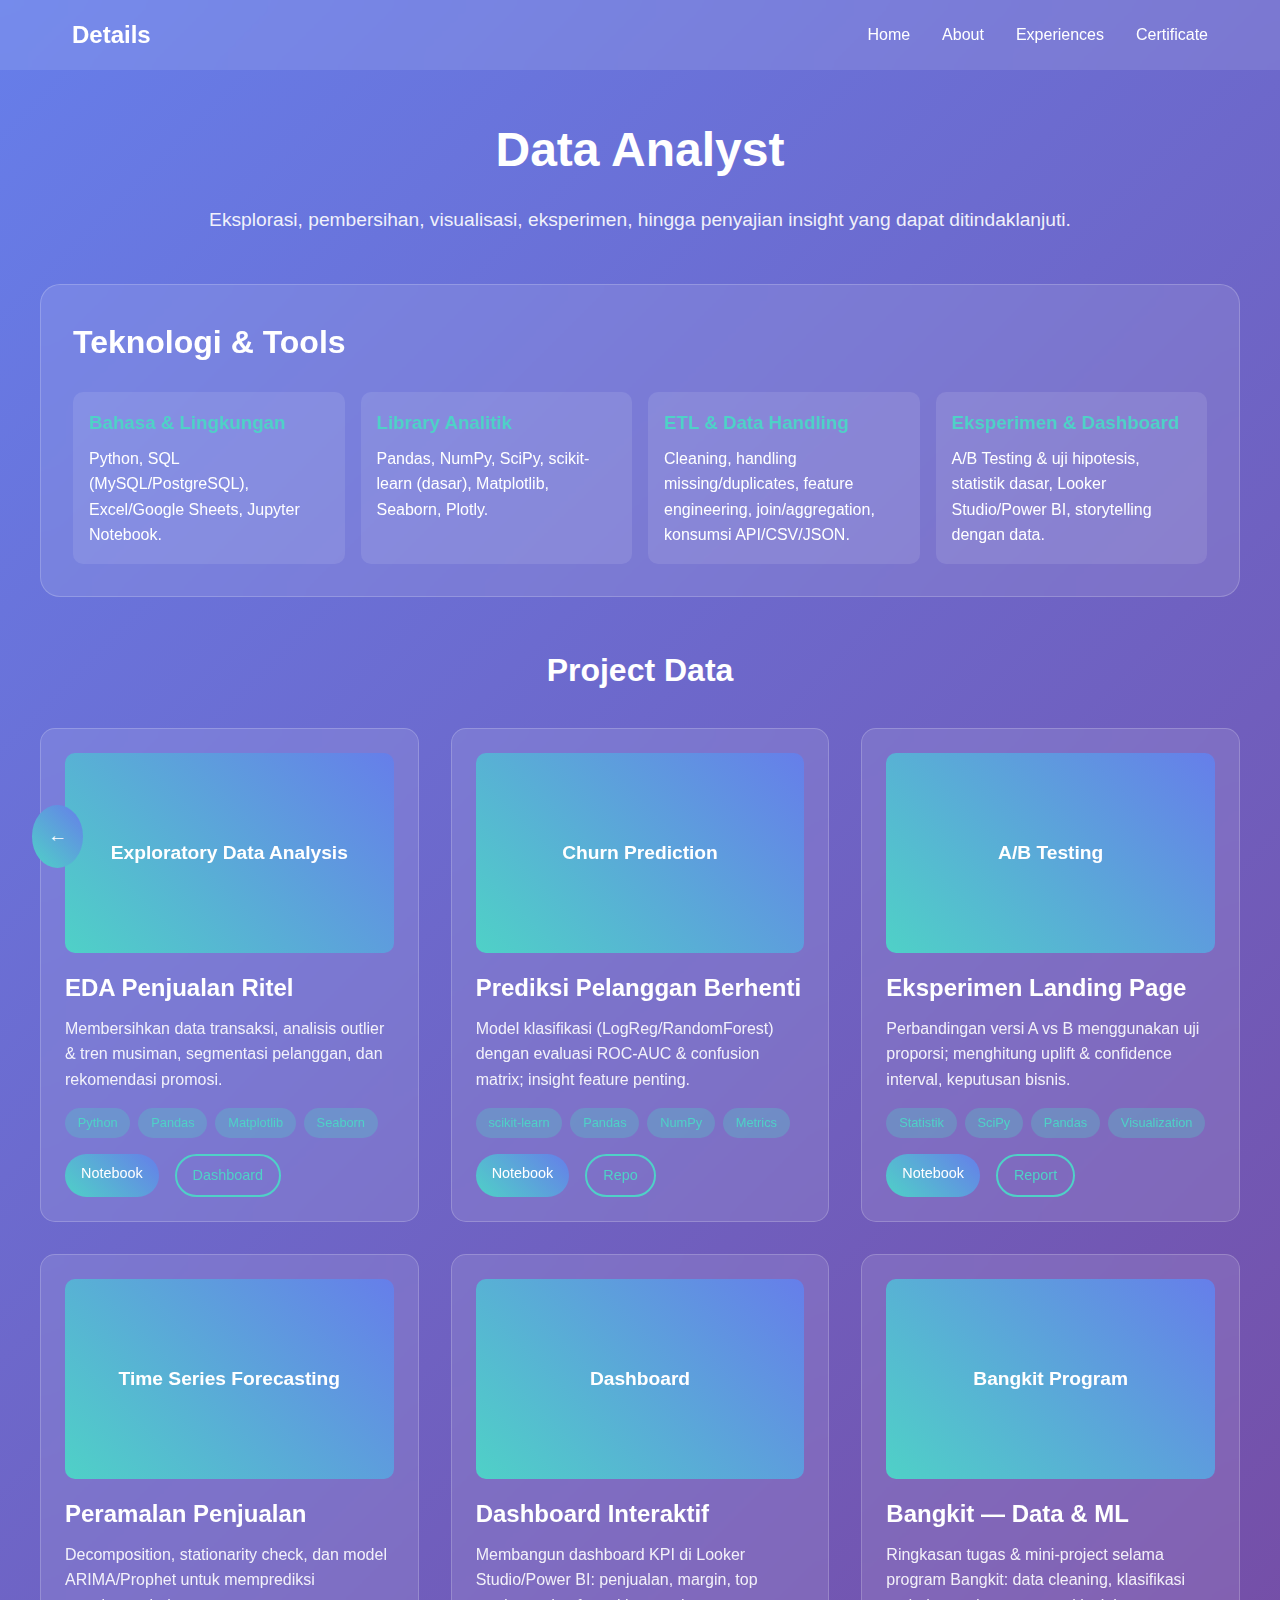
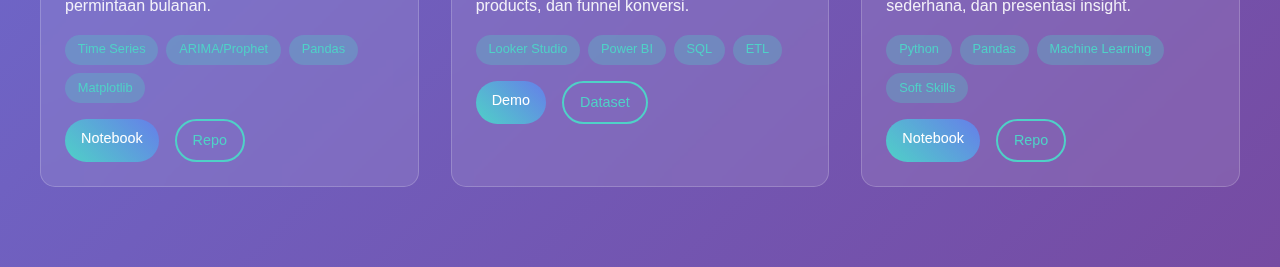
<file: detailsdata.html>
<!DOCTYPE html>
<html lang="id">
<head>
  <meta charset="UTF-8" />
  <meta name="viewport" content="width=device-width, initial-scale=1.0"/>
  <link rel="stylesheet" href="styledata.css">
  <title>Data Analyst - Portfolio</title>
</head>
<body>
  <nav class="navbar">
    <div class="nav-container">
      <div class="logo">Details</div>
      <ul class="nav-links">
        <li><a href="index.html">Home</a></li>
        <li><a href="index.html#about">About</a></li>
        <li><a href="index.html#services">Experiences</a></li>
        <li><a href="index.html#testimonial">Certificate</a></li>
      </ul>
    </div>
  </nav>

  <main class="main-content">
    <div class="container">
      <div class="detail-header">
        <h1>Data Analyst</h1>
        <p class="subtitle">Eksplorasi, pembersihan, visualisasi, eksperimen, hingga penyajian insight yang dapat ditindaklanjuti.</p>
      </div>

      <section class="skills-section">
        <h2>Teknologi & Tools</h2>
        <div class="skills-grid">
          <div class="skill-item">
            <h3>Bahasa & Lingkungan</h3>
            <p>Python, SQL (MySQL/PostgreSQL), Excel/Google Sheets, Jupyter Notebook.</p>
          </div>
          <div class="skill-item">
            <h3>Library Analitik</h3>
            <p>Pandas, NumPy, SciPy, scikit-learn (dasar), Matplotlib, Seaborn, Plotly.</p>
          </div>
          <div class="skill-item">
            <h3>ETL & Data Handling</h3>
            <p>Cleaning, handling missing/duplicates, feature engineering, join/aggregation, konsumsi API/CSV/JSON.</p>
          </div>
          <div class="skill-item">
            <h3>Eksperimen & Dashboard</h3>
            <p>A/B Testing & uji hipotesis, statistik dasar, Looker Studio/Power BI, storytelling dengan data.</p>
          </div>
        </div>
      </section>

      <section class="projects-section">
        <h2>Project Data</h2>
        <div class="projects-grid">
          <!-- 1 -->
          <div class="project-card">
            <div class="project-image">Exploratory Data Analysis</div>
            <h3>EDA Penjualan Ritel</h3>
            <p>Membersihkan data transaksi, analisis outlier & tren musiman, segmentasi pelanggan, dan rekomendasi promosi.</p>
            <div class="tech-stack">
              <span class="tech-tag">Python</span>
              <span class="tech-tag">Pandas</span>
              <span class="tech-tag">Matplotlib</span>
              <span class="tech-tag">Seaborn</span>
            </div>
            <div class="project-links">
              <a href="#" class="btn">Notebook</a>
              <a href="#" class="btn btn-secondary">Dashboard</a>
            </div>
          </div>
          <!-- 2 -->
          <div class="project-card">
            <div class="project-image">Churn Prediction</div>
            <h3>Prediksi Pelanggan Berhenti</h3>
            <p>Model klasifikasi (LogReg/RandomForest) dengan evaluasi ROC-AUC & confusion matrix; insight feature penting.</p>
            <div class="tech-stack">
              <span class="tech-tag">scikit-learn</span>
              <span class="tech-tag">Pandas</span>
              <span class="tech-tag">NumPy</span>
              <span class="tech-tag">Metrics</span>
            </div>
            <div class="project-links">
              <a href="#" class="btn">Notebook</a>
              <a href="#" class="btn btn-secondary">Repo</a>
            </div>
          </div>
          <!-- 3 -->
          <div class="project-card">
            <div class="project-image">A/B Testing</div>
            <h3>Eksperimen Landing Page</h3>
            <p>Perbandingan versi A vs B menggunakan uji proporsi; menghitung uplift & confidence interval, keputusan bisnis.</p>
            <div class="tech-stack">
              <span class="tech-tag">Statistik</span>
              <span class="tech-tag">SciPy</span>
              <span class="tech-tag">Pandas</span>
              <span class="tech-tag">Visualization</span>
            </div>
            <div class="project-links">
              <a href="#" class="btn">Notebook</a>
              <a href="#" class="btn btn-secondary">Report</a>
            </div>
          </div>
          <!-- 4 -->
          <div class="project-card">
            <div class="project-image">Time Series Forecasting</div>
            <h3>Peramalan Penjualan</h3>
            <p>Decomposition, stationarity check, dan model ARIMA/Prophet untuk memprediksi permintaan bulanan.</p>
            <div class="tech-stack">
              <span class="tech-tag">Time Series</span>
              <span class="tech-tag">ARIMA/Prophet</span>
              <span class="tech-tag">Pandas</span>
              <span class="tech-tag">Matplotlib</span>
            </div>
            <div class="project-links">
              <a href="#" class="btn">Notebook</a>
              <a href="#" class="btn btn-secondary">Repo</a>
            </div>
          </div>
          <!-- 5 -->
          <div class="project-card">
            <div class="project-image">Dashboard</div>
            <h3>Dashboard Interaktif</h3>
            <p>Membangun dashboard KPI di Looker Studio/Power BI: penjualan, margin, top products, dan funnel konversi.</p>
            <div class="tech-stack">
              <span class="tech-tag">Looker Studio</span>
              <span class="tech-tag">Power BI</span>
              <span class="tech-tag">SQL</span>
              <span class="tech-tag">ETL</span>
            </div>
            <div class="project-links">
              <a href="#" class="btn">Demo</a>
              <a href="#" class="btn btn-secondary">Dataset</a>
            </div>
          </div>
          <!-- 6 -->
          <div class="project-card">
            <div class="project-image">Bangkit Program</div>
            <h3>Bangkit — Data & ML</h3>
            <p>Ringkasan tugas & mini-project selama program Bangkit: data cleaning, klasifikasi sederhana, dan presentasi insight.</p>
            <div class="tech-stack">
              <span class="tech-tag">Python</span>
              <span class="tech-tag">Pandas</span>
              <span class="tech-tag">Machine Learning</span>
              <span class="tech-tag">Soft Skills</span>
            </div>
            <div class="project-links">
              <a href="#" class="btn">Notebook</a>
              <a href="#" class="btn btn-secondary">Repo</a>
            </div>
          </div>
        </div>
      </section>
    </div>
  </main>

  <a href="index.html#services" class="back-btn" aria-label="Kembali">←</a>
</body>
</html>
</file>
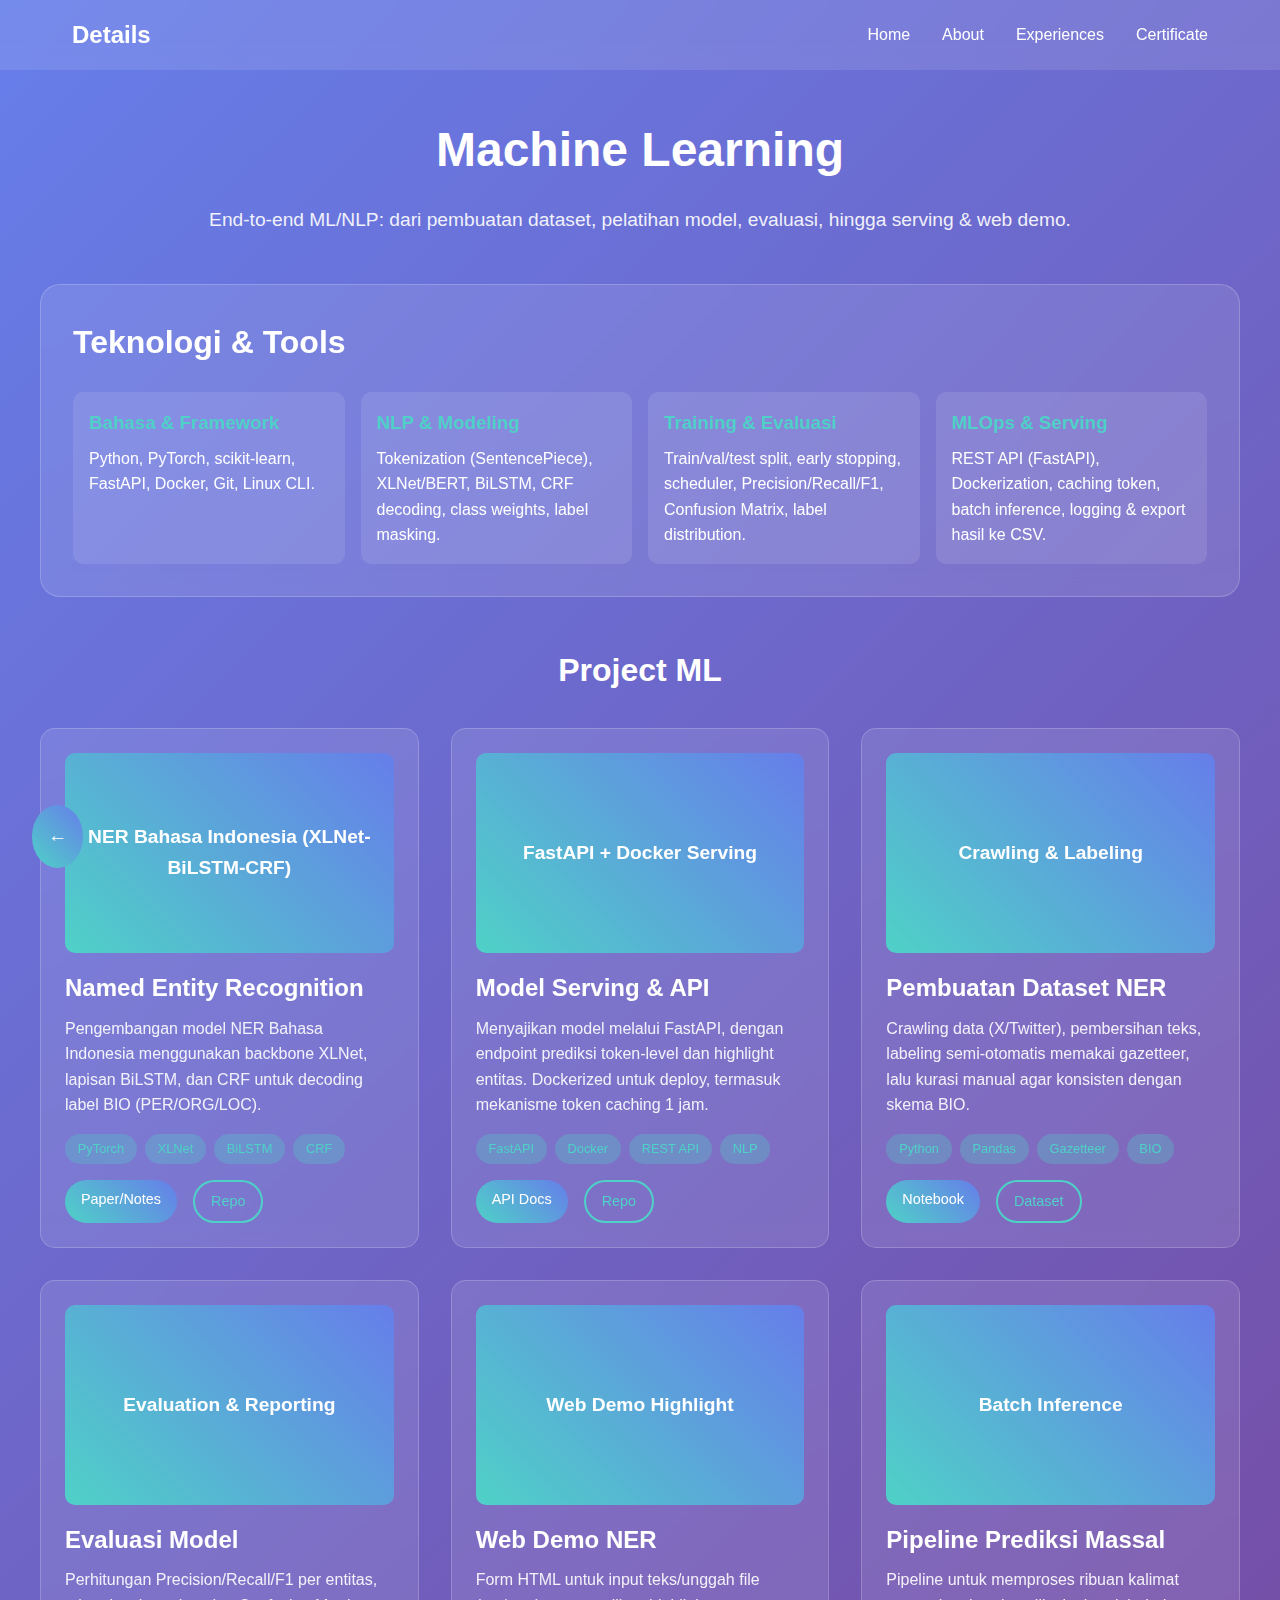
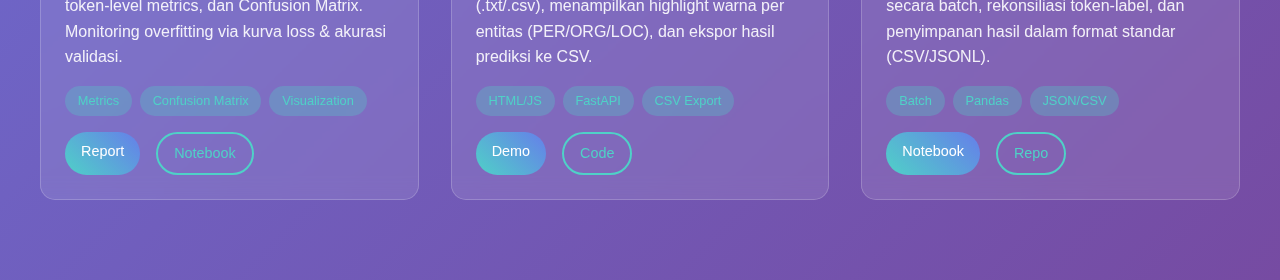
<file: detailsML.html>
<!DOCTYPE html>
<html lang="id">
<head>
  <meta charset="UTF-8" />
  <meta name="viewport" content="width=device-width, initial-scale=1.0"/>
  <link rel="stylesheet" href="styleML.css">
  <title>Machine Learning - Portfolio</title>
</head>
<body>
  <nav class="navbar">
    <div class="nav-container">
      <div class="logo">Details</div>
      <ul class="nav-links">
        <li><a href="index.html">Home</a></li>
        <li><a href="index.html#about">About</a></li>
        <li><a href="index.html#services">Experiences</a></li>
        <li><a href="index.html#testimonial">Certificate</a></li>
      </ul>
    </div>
  </nav>

  <main class="main-content">
    <div class="container">
      <div class="detail-header">
        <h1>Machine Learning</h1>
        <p class="subtitle">End-to-end ML/NLP: dari pembuatan dataset, pelatihan model, evaluasi, hingga serving & web demo.</p>
      </div>

      <section class="skills-section">
        <h2>Teknologi & Tools</h2>
        <div class="skills-grid">
          <div class="skill-item">
            <h3>Bahasa & Framework</h3>
            <p>Python, PyTorch, scikit-learn, FastAPI, Docker, Git, Linux CLI.</p>
          </div>
          <div class="skill-item">
            <h3>NLP & Modeling</h3>
            <p>Tokenization (SentencePiece), XLNet/BERT, BiLSTM, CRF decoding, class weights, label masking.</p>
          </div>
          <div class="skill-item">
            <h3>Training & Evaluasi</h3>
            <p>Train/val/test split, early stopping, scheduler, Precision/Recall/F1, Confusion Matrix, label distribution.</p>
          </div>
          <div class="skill-item">
            <h3>MLOps & Serving</h3>
            <p>REST API (FastAPI), Dockerization, caching token, batch inference, logging & export hasil ke CSV.</p>
          </div>
        </div>
      </section>

      <section class="projects-section">
        <h2>Project ML</h2>
        <div class="projects-grid">
          <!-- 1 NER -->
          <div class="project-card">
            <div class="project-image">NER Bahasa Indonesia (XLNet-BiLSTM-CRF)</div>
            <h3>Named Entity Recognition</h3>
            <p>Pengembangan model NER Bahasa Indonesia menggunakan backbone XLNet, lapisan BiLSTM, dan CRF untuk decoding label BIO (PER/ORG/LOC).</p>
            <div class="tech-stack">
              <span class="tech-tag">PyTorch</span>
              <span class="tech-tag">XLNet</span>
              <span class="tech-tag">BiLSTM</span>
              <span class="tech-tag">CRF</span>
            </div>
            <div class="project-links">
              <a href="#" class="btn">Paper/Notes</a>
              <a href="#" class="btn btn-secondary">Repo</a>
            </div>
          </div>

          <!-- 2 Serving -->
          <div class="project-card">
            <div class="project-image">FastAPI + Docker Serving</div>
            <h3>Model Serving & API</h3>
            <p>Menyajikan model melalui FastAPI, dengan endpoint prediksi token-level dan highlight entitas. Dockerized untuk deploy, termasuk mekanisme token caching 1 jam.</p>
            <div class="tech-stack">
              <span class="tech-tag">FastAPI</span>
              <span class="tech-tag">Docker</span>
              <span class="tech-tag">REST API</span>
              <span class="tech-tag">NLP</span>
            </div>
            <div class="project-links">
              <a href="#" class="btn">API Docs</a>
              <a href="#" class="btn btn-secondary">Repo</a>
            </div>
          </div>

          <!-- 3 Dataset -->
          <div class="project-card">
            <div class="project-image">Crawling & Labeling</div>
            <h3>Pembuatan Dataset NER</h3>
            <p>Crawling data (X/Twitter), pembersihan teks, labeling semi-otomatis memakai gazetteer, lalu kurasi manual agar konsisten dengan skema BIO.</p>
            <div class="tech-stack">
              <span class="tech-tag">Python</span>
              <span class="tech-tag">Pandas</span>
              <span class="tech-tag">Gazetteer</span>
              <span class="tech-tag">BIO</span>
            </div>
            <div class="project-links">
              <a href="#" class="btn">Notebook</a>
              <a href="#" class="btn btn-secondary">Dataset</a>
            </div>
          </div>

          <!-- 4 Evaluation -->
          <div class="project-card">
            <div class="project-image">Evaluation & Reporting</div>
            <h3>Evaluasi Model</h3>
            <p>Perhitungan Precision/Recall/F1 per entitas, token-level metrics, dan Confusion Matrix. Monitoring overfitting via kurva loss & akurasi validasi.</p>
            <div class="tech-stack">
              <span class="tech-tag">Metrics</span>
              <span class="tech-tag">Confusion Matrix</span>
              <span class="tech-tag">Visualization</span>
            </div>
            <div class="project-links">
              <a href="#" class="btn">Report</a>
              <a href="#" class="btn btn-secondary">Notebook</a>
            </div>
          </div>

          <!-- 5 Web Demo -->
          <div class="project-card">
            <div class="project-image">Web Demo Highlight</div>
            <h3>Web Demo NER</h3>
            <p>Form HTML untuk input teks/unggah file (.txt/.csv), menampilkan highlight warna per entitas (PER/ORG/LOC), dan ekspor hasil prediksi ke CSV.</p>
            <div class="tech-stack">
              <span class="tech-tag">HTML/JS</span>
              <span class="tech-tag">FastAPI</span>
              <span class="tech-tag">CSV Export</span>
            </div>
            <div class="project-links">
              <a href="#" class="btn">Demo</a>
              <a href="#" class="btn btn-secondary">Code</a>
            </div>
          </div>

          <!-- 6 Batch Inference -->
          <div class="project-card">
            <div class="project-image">Batch Inference</div>
            <h3>Pipeline Prediksi Massal</h3>
            <p>Pipeline untuk memproses ribuan kalimat secara batch, rekonsiliasi token-label, dan penyimpanan hasil dalam format standar (CSV/JSONL).</p>
            <div class="tech-stack">
              <span class="tech-tag">Batch</span>
              <span class="tech-tag">Pandas</span>
              <span class="tech-tag">JSON/CSV</span>
            </div>
            <div class="project-links">
              <a href="#" class="btn">Notebook</a>
              <a href="#" class="btn btn-secondary">Repo</a>
            </div>
          </div>
        </div>
      </section>
    </div>
  </main>
  <a href="index.html#MLservices" class="back-btn" aria-label="Kembali">←</a>
</body>
</html>
</file>
<file: styledata.css>
* {
    margin: 0;
    padding: 0;
    box-sizing: border-box
}

body {
    font-family: 'Arial', sans-serif;
    line-height: 1.6;
    color: #333;
    background: linear-gradient(135deg, #667eea 0%, #764ba2 100%);
    min-height: 100vh;
}

.navbar {
    background: rgba(255, 255, 255, 0.1);
    backdrop-filter: blur(10px);
    padding: 1rem 0;
    position: fixed;
    width: 100%;
    top: 0;
    z-index: 1000;
}

.nav-container {
    max-width: 1200px;
    margin: 0 auto;
    padding: 0 2rem;
    display: flex;
    justify-content: space-between;
    align-items: center
}

.logo {
    font-size: 1.5rem;
    font-weight: bold;
    color: #fff
}

.nav-links {
    display: flex;
    list-style: none;
    gap: 2rem
}

.nav-links a {
    color: #fff;
    text-decoration: none;
    transition: color .3s
}

.nav-links a:hover {
    color: #4fd1c7
}

.main-content {
    margin-top: 80px;
    padding: 2rem
}

.container {
    max-width: 1200px;
    margin: 0 auto
}

.detail-header {
    text-align: center;
    margin-bottom: 3rem;
    color: #fff
}

.detail-header h1 {
    font-size: 3rem;
    margin-bottom: 1rem
}

.detail-header .subtitle {
    font-size: 1.2rem;
    opacity: .9
}

.skills-section {
    background: rgba(255, 255, 255, 0.1);
    backdrop-filter: blur(10px);
    border-radius: 20px;
    padding: 2rem;
    margin-bottom: 3rem;
    border: 1px solid rgba(255, 255, 255, 0.2);
    color: #fff;
}

.skills-section h2 {
    margin-bottom: 1.5rem;
    font-size: 2rem
}

.skills-grid {
    display: grid;
    grid-template-columns: repeat(auto-fit, minmax(250px, 1fr));
    gap: 1rem
}

.skill-item {
    background: rgba(255, 255, 255, 0.1);
    padding: 1rem;
    border-radius: 10px
}

.skill-item h3 {
    color: #4fd1c7;
    margin-bottom: .5rem
}

.projects-section {
    margin-bottom: 3rem
}

.projects-section h2 {
    color: #fff;
    text-align: center;
    margin-bottom: 2rem;
    font-size: 2rem
}

.projects-grid {
    display: grid;
    grid-template-columns: repeat(auto-fit, minmax(350px, 1fr));
    gap: 2rem
}

.project-card {
    background: rgba(255, 255, 255, 0.1);
    backdrop-filter: blur(10px);
    border-radius: 15px;
    padding: 1.5rem;
    border: 1px solid rgba(255, 255, 255, 0.2);
    transition: transform .3s, box-shadow .3s;
    color: #fff;
}

.project-card:hover {
    transform: translateY(-5px);
    box-shadow: 0 10px 30px rgba(0, 0, 0, .3)
}

.project-image {
    width: 100%;
    height: 200px;
    background: linear-gradient(45deg, #4fd1c7, #667eea);
    border-radius: 10px;
    margin-bottom: 1rem;
    display: flex;
    align-items: center;
    justify-content: center;
    color: #fff;
    font-size: 1.2rem;
    font-weight: bold;
    text-align: center;
    padding: 0 8px;
}

.project-card h3 {
    color: #fff;
    margin-bottom: .5rem;
    font-size: 1.5rem
}

.project-card p {
    color: rgba(255, 255, 255, .9);
    margin-bottom: 1rem
}

.tech-stack {
    display: flex;
    flex-wrap: wrap;
    gap: .5rem;
    margin-bottom: 1rem
}

.tech-tag {
    background: rgba(79, 209, 199, .3);
    color: #4fd1c7;
    padding: .3rem .8rem;
    border-radius: 20px;
    font-size: .8rem
}

.project-links {
    display: flex;
    gap: 1rem
}

.btn {
    background: linear-gradient(45deg, #4fd1c7, #667eea);
    color: #fff;
    padding: .5rem 1rem;
    text-decoration: none;
    border-radius: 25px;
    transition: transform .3s;
    font-size: .9rem;
}

.btn:hover {
    transform: translateY(-2px)
}

.btn-secondary {
    background: transparent;
    border: 2px solid #4fd1c7;
    color: #4fd1c7
}

.back-btn {
    position: fixed;
    bottom: 2rem;
    left: 2rem;
    background: linear-gradient(45deg, #4fd1c7, #667eea);
    color: #fff;
    padding: 1rem;
    border-radius: 50%;
    text-decoration: none;
    transition: transform .3s;
    z-index: 1000;
    font-size: 1.2rem;
}

.back-btn:hover {
    transform: scale(1.1)
}

@media (max-width:768px) {
    .nav-links {
        display: none
    }

    .detail-header h1 {
        font-size: 2rem
    }

    .projects-grid {
        grid-template-columns: 1fr
    }
}
</file>
<file: styleML.css>
* {
  margin: 0;
  padding: 0;
  box-sizing: border-box;
}

body {
  font-family: 'Arial', sans-serif;
  line-height: 1.6;
  color: #333;
  background: linear-gradient(135deg, #667eea 0%, #764ba2 100%);
  min-height: 100vh;
}

.navbar {
  background: rgba(255, 255, 255, 0.1);
  backdrop-filter: blur(10px);
  padding: 1rem 0;
  position: fixed;
  width: 100%;
  top: 0;
  z-index: 1000;
}

.nav-container {
  max-width: 1200px;
  margin: 0 auto;
  padding: 0 2rem;
  display: flex;
  justify-content: space-between;
  align-items: center;
}

.logo {
  font-size: 1.5rem;
  font-weight: bold;
  color: #fff;
}

.nav-links {
  display: flex;
  list-style: none;
  gap: 2rem;
}

.nav-links a {
  color: #fff;
  text-decoration: none;
  transition: color .3s;
}

.nav-links a:hover {
  color: #4fd1c7;
}

.main-content {
  margin-top: 80px;
  padding: 2rem;
}

.container {
  max-width: 1200px;
  margin: 0 auto;
}

.detail-header {
  text-align: center;
  margin-bottom: 3rem;
  color: #fff;
}

.detail-header h1 {
  font-size: 3rem;
  margin-bottom: 1rem;
}

.detail-header .subtitle {
  font-size: 1.2rem;
  opacity: .9;
}

.skills-section {
  background: rgba(255, 255, 255, 0.1);
  backdrop-filter: blur(10px);
  border-radius: 20px;
  padding: 2rem;
  margin-bottom: 3rem;
  border: 1px solid rgba(255, 255, 255, 0.2);
  color: #fff;
}

.skills-section h2 {
  margin-bottom: 1.5rem;
  font-size: 2rem;
}

.skills-grid {
  display: grid;
  grid-template-columns: repeat(auto-fit, minmax(250px, 1fr));
  gap: 1rem;
}

.skill-item {
  background: rgba(255, 255, 255, 0.1);
  padding: 1rem;
  border-radius: 10px;
}

.skill-item h3 {
  color: #4fd1c7;
  margin-bottom: .5rem;
}

.projects-section {
  margin-bottom: 3rem;
}

.projects-section h2 {
  color: #fff;
  text-align: center;
  margin-bottom: 2rem;
  font-size: 2rem;
}

.projects-grid {
  display: grid;
  grid-template-columns: repeat(auto-fit, minmax(350px, 1fr));
  gap: 2rem;
}

.project-card {
  background: rgba(255, 255, 255, 0.1);
  backdrop-filter: blur(10px);
  border-radius: 15px;
  padding: 1.5rem;
  border: 1px solid rgba(255, 255, 255, 0.2);
  transition: transform .3s, box-shadow .3s;
  color: #fff;
}

.project-card:hover {
  transform: translateY(-5px);
  box-shadow: 0 10px 30px rgba(0, 0, 0, .3);
}

.project-image {
  width: 100%;
  height: 200px;
  background: linear-gradient(45deg, #4fd1c7, #667eea);
  border-radius: 10px;
  margin-bottom: 1rem;
  display: flex;
  align-items: center;
  justify-content: center;
  color: #fff;
  font-size: 1.2rem;
  font-weight: bold;
  text-align: center;
  padding: 0 8px;
}

.project-card h3 {
  color: #fff;
  margin-bottom: .5rem;
  font-size: 1.5rem;
}

.project-card p {
  color: rgba(255, 255, 255, .9);
  margin-bottom: 1rem;
}

.tech-stack {
  display: flex;
  flex-wrap: wrap;
  gap: .5rem;
  margin-bottom: 1rem;
}

.tech-tag {
  background: rgba(79, 209, 199, .3);
  color: #4fd1c7;
  padding: .3rem .8rem;
  border-radius: 20px;
  font-size: .8rem;
}

.project-links {
  display: flex;
  gap: 1rem;
}

.btn {
  background: linear-gradient(45deg, #4fd1c7, #667eea);
  color: #fff;
  padding: .5rem 1rem;
  text-decoration: none;
  border-radius: 25px;
  transition: transform .3s;
  font-size: .9rem;
}

.btn:hover {
  transform: translateY(-2px);
}

.btn-secondary {
  background: transparent;
  border: 2px solid #4fd1c7;
  color: #4fd1c7;
}

.back-btn {
  position: fixed;
  bottom: 2rem;
  left: 2rem;
  background: linear-gradient(45deg, #4fd1c7, #667eea);
  color: #fff;
  padding: 1rem;
  border-radius: 50%;
  text-decoration: none;
  transition: transform .3s;
  z-index: 1000;
  font-size: 1.2rem;
}

.back-btn:hover {
  transform: scale(1.1);
}

@media (max-width: 768px) {
  .nav-links {
    display: none;
  }
  .detail-header h1 {
    font-size: 2rem;
  }
  .projects-grid {
    grid-template-columns: 1fr;
  }
}
</file>
